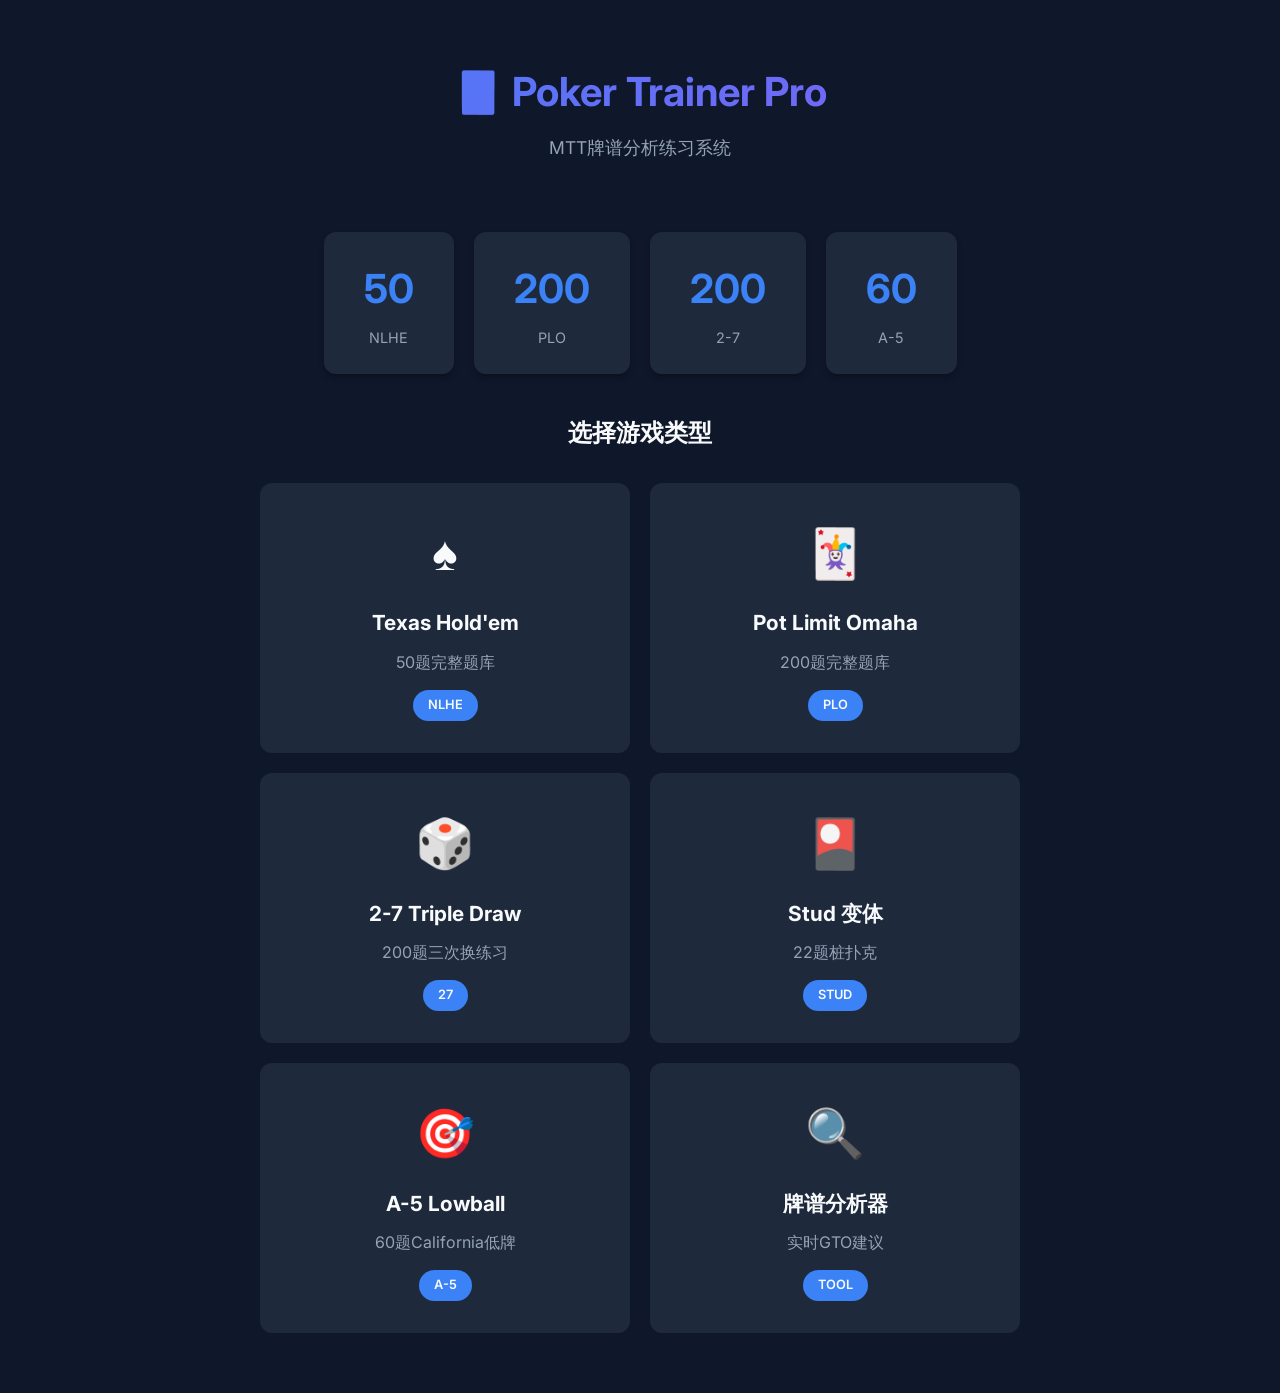
<file: index.html>
<!DOCTYPE html>
<html lang="zh-CN">
<head>
    <meta charset="UTF-8">
    <meta name="viewport" content="width=device-width, initial-scale=1.0">
    <title>Poker Trainer Pro - MTT练习系统</title>
    <link rel="stylesheet" href="styles.css">
    <link href="https://fonts.googleapis.com/css2?family=Inter:wght@400;500;600;700&display=swap" rel="stylesheet">
</head>
<body>
    <div id="app">
        <!-- 首页 -->
        <div id="home-page" class="page active">
            <header class="header">
                <h1>🃏 Poker Trainer Pro</h1>
                <p class="subtitle">MTT牌谱分析练习系统</p>
            </header>
            
            <div class="stats-overview">
                <div class="stat-card">
                    <div class="stat-number">50</div>
                    <div class="stat-label">NLHE</div>
                </div>
                <div class="stat-card">
                    <div class="stat-number">200</div>
                    <div class="stat-label">PLO</div>
                </div>
                <div class="stat-card">
                    <div class="stat-number">200</div>
                    <div class="stat-label">2-7</div>
                </div>
                <div class="stat-card">
                    <div class="stat-number">60</div>
                    <div class="stat-label">A-5</div>
                </div>
            </div>

            <div class="game-selection">
                <h2>选择游戏类型</h2>
                <div class="game-cards">
                    <div class="game-card" onclick="app.selectGame('nlhe')">
                        <div class="game-icon">♠️</div>
                        <h3>Texas Hold'em</h3>
                        <p>50题完整题库</p>
                        <span class="badge">NLHE</span>
                    </div>
                    <div class="game-card" onclick="app.selectGame('plo')">
                        <div class="game-icon">🃏</div>
                        <h3>Pot Limit Omaha</h3>
                        <p>200题完整题库</p>
                        <span class="badge">PLO</span>
                    </div>
                    <div class="game-card" onclick="app.selectGame('27')">
                        <div class="game-icon">🎲</div>
                        <h3>2-7 Triple Draw</h3>
                        <p>200题三次换练习</p>
                        <span class="badge">27</span>
                    </div>
                    <div class="game-card" onclick="app.selectGame('stud')">
                        <div class="game-icon">🎴</div>
                        <h3>Stud 变体</h3>
                        <p>22题桩扑克</p>
                        <span class="badge">STUD</span>
                    </div>
                    <div class="game-card" onclick="app.selectGame('a5')">
                        <div class="game-icon">🎯</div>
                        <h3>A-5 Lowball</h3>
                        <p>60题California低牌</p>
                        <span class="badge">A-5</span>
                    </div>
                    <div class="game-card" onclick="window.location.href='analyzer.html'">
                        <div class="game-icon">🔍</div>
                        <h3>牌谱分析器</h3>
                        <p>实时GTO建议</p>
                        <span class="badge">TOOL</span>
                    </div>
                </div>
            </div>
        </div>

        <!-- 分类选择页 -->
        <div id="category-page" class="page">
            <header class="header">
                <button class="btn-back" onclick="app.goHome()">← 返回</button>
                <h1 id="category-title">选择分类</h1>
            </header>
            
            <div class="mode-selection">
                <h3>练习模式</h3>
                <div class="mode-buttons">
                    <button class="mode-btn" onclick="app.startQuiz(10)">🎲 快速 (10题)</button>
                    <button class="mode-btn" onclick="app.startQuiz(25)">📖 标准 (25题)</button>
                    <button class="mode-btn" onclick="app.startQuiz(null)">🏆 完整 (全部)</button>
                </div>
            </div>

            <div class="categories" id="categories-list">
                <!-- 动态生成分类 -->
            </div>
        </div>

        <!-- 练习页面 -->
        <div id="quiz-page" class="page">
            <header class="header quiz-header">
                <button class="btn-back" onclick="app.quitQuiz()">✕ 退出</button>
                <div class="progress-bar">
                    <div class="progress-fill" id="progress-fill"></div>
                </div>
                <div class="quiz-stats">
                    <span id="current-question">1</span> / <span id="total-questions">10</span>
                </div>
            </header>

            <div class="quiz-container">
                <div class="scenario-card" id="scenario-card">
                    <!-- 动态生成题目 -->
                </div>

                <div class="options-container" id="options-container">
                    <!-- 动态生成选项 -->
                </div>

                <div class="feedback-card hidden" id="feedback-card">
                    <div class="feedback-icon" id="feedback-icon"></div>
                    <div class="feedback-content">
                        <h3 id="feedback-title"></h3>
                        <p id="feedback-text"></p>
                        <div class="key-concept" id="key-concept"></div>
                    </div>
                    <button class="btn-next" id="btn-next" onclick="app.nextQuestion()">下一题 →</button>
                </div>
            </div>
        </div>

        <!-- 结果页面 -->
        <div id="result-page" class="page">
            <div class="result-container">
                <div class="result-emoji" id="result-emoji">🏆</div>
                <h1>练习完成!</h1>
                <div class="result-score">
                    <div class="score-circle">
                        <span id="score-percent">0%</span>
                    </div>
                    <p class="score-text">
                        <span id="score-correct">0</span> / <span id="score-total">0</span> 正确
                    </p>
                </div>
                <div class="result-message" id="result-message"></div>
                <div class="result-actions">
                    <button class="btn-primary" onclick="app.restartQuiz()">🔄 再练一次</button>
                    <button class="btn-secondary" onclick="app.goHome()">🏠 返回首页</button>
                </div>
            </div>
        </div>
    </div>

    <script src="nlhe_data.js?v=2"></script>
    <script src="plo_data.js?v=2"></script>
    <script src="data_27.js?v=2"></script>
    <script src="stud_data.js?v=1"></script>
    <script src="a5_data.js?v=1"></script>
    <script src="app.js?v=4"></script>
</body>
</html>
</file>
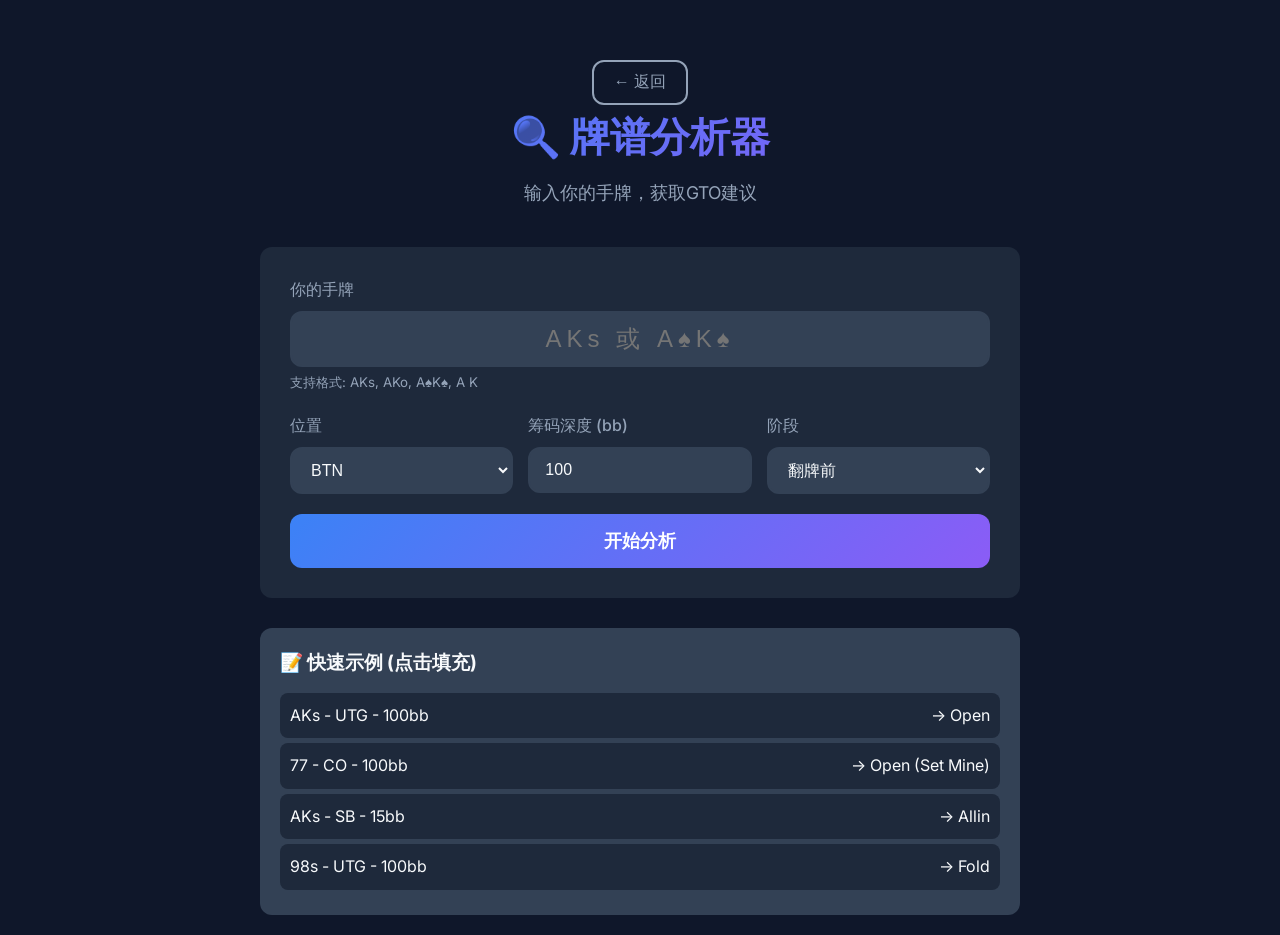
<file: analyzer.html>
<!DOCTYPE html>
<html lang="zh-CN">
<head>
    <meta charset="UTF-8">
    <meta name="viewport" content="width=device-width, initial-scale=1.0">
    <title>牌谱分析器 - Poker Trainer Pro</title>
    <link rel="stylesheet" href="styles.css">
    <link href="https://fonts.googleapis.com/css2?family=Inter:wght@400;500;600;700&display=swap" rel="stylesheet">
    <style>
        .analyzer-container {
            max-width: 800px;
            margin: 0 auto;
            padding: 20px;
        }
        
        .analyzer-form {
            background: var(--bg-secondary);
            border-radius: var(--border-radius);
            padding: 30px;
            margin-bottom: 20px;
        }
        
        .form-group {
            margin-bottom: 20px;
        }
        
        .form-group label {
            display: block;
            margin-bottom: 8px;
            color: var(--text-secondary);
            font-weight: 500;
        }
        
        .form-row {
            display: grid;
            grid-template-columns: repeat(auto-fit, minmax(150px, 1fr));
            gap: 15px;
        }
        
        input, select {
            width: 100%;
            padding: 12px 15px;
            background: var(--bg-card);
            border: 2px solid var(--bg-card);
            border-radius: var(--border-radius);
            color: var(--text-primary);
            font-size: 1rem;
            transition: border-color 0.3s ease;
        }
        
        input:focus, select:focus {
            outline: none;
            border-color: var(--accent-primary);
        }
        
        .hand-input {
            font-size: 1.5rem;
            text-align: center;
            letter-spacing: 5px;
        }
        
        .analyze-btn {
            width: 100%;
            padding: 15px;
            background: linear-gradient(135deg, var(--accent-primary), var(--accent-secondary));
            border: none;
            border-radius: var(--border-radius);
            color: white;
            font-size: 1.1rem;
            font-weight: 600;
            cursor: pointer;
            transition: transform 0.3s ease;
        }
        
        .analyze-btn:hover {
            transform: scale(1.02);
        }
        
        .result-card {
            background: var(--bg-secondary);
            border-radius: var(--border-radius);
            padding: 30px;
            display: none;
        }
        
        .result-card.show {
            display: block;
            animation: fadeIn 0.5s ease;
        }
        
        .recommendation {
            text-align: center;
            padding: 30px;
            background: var(--bg-card);
            border-radius: var(--border-radius);
            margin-bottom: 25px;
        }
        
        .recommendation-action {
            font-size: 2.5rem;
            font-weight: 700;
            margin-bottom: 10px;
        }
        
        .recommendation-action.allin {
            color: var(--error);
        }
        
        .recommendation-action.open {
            color: var(--success);
        }
        
        .recommendation-action.fold {
            color: var(--text-secondary);
        }
        
        .recommendation-action.call {
            color: var(--warning);
        }
        
        .hand-strength-meter {
            margin: 25px 0;
        }
        
        .strength-bar {
            height: 30px;
            background: var(--bg-card);
            border-radius: 15px;
            overflow: hidden;
        }
        
        .strength-fill {
            height: 100%;
            border-radius: 15px;
            transition: width 0.5s ease;
            display: flex;
            align-items: center;
            justify-content: center;
            font-weight: 600;
            font-size: 0.9rem;
        }
        
        .strength-fill.weak { background: #ef4444; }
        .strength-fill.medium { background: #f59e0b; }
        .strength-fill.strong { background: #22c55e; }
        .strength-fill.premium { background: linear-gradient(90deg, #3b82f6, #8b5cf6); }
        
        .analysis-details {
            display: grid;
            gap: 15px;
        }
        
        .detail-item {
            background: var(--bg-card);
            padding: 20px;
            border-radius: var(--border-radius);
            border-left: 4px solid var(--accent-primary);
        }
        
        .detail-label {
            color: var(--text-secondary);
            font-size: 0.9rem;
            margin-bottom: 5px;
        }
        
        .detail-value {
            font-size: 1.1rem;
            font-weight: 600;
        }
        
        .examples {
            margin-top: 30px;
            padding: 20px;
            background: var(--bg-card);
            border-radius: var(--border-radius);
        }
        
        .examples h3 {
            margin-bottom: 15px;
        }
        
        .example-item {
            display: flex;
            justify-content: space-between;
            align-items: center;
            padding: 10px;
            margin: 5px 0;
            background: var(--bg-secondary);
            border-radius: 8px;
            cursor: pointer;
            transition: background 0.3s ease;
        }
        
        .example-item:hover {
            background: var(--accent-primary);
        }
        
        @media (max-width: 600px) {
            .analyzer-container {
                padding: 10px;
            }
            
            .analyzer-form {
                padding: 20px;
            }
            
            .recommendation-action {
                font-size: 1.8rem;
            }
        }
    </style>
</head>
<body>
    <div class="analyzer-container">
        <header class="header">
            <button class="btn-back" onclick="window.location.href='index.html'">← 返回</button>
            <h1>🔍 牌谱分析器</h1>
            <p class="subtitle">输入你的手牌，获取GTO建议</p>
        </header>

        <div class="analyzer-form">
            <div class="form-group">
                <label>你的手牌</label>
                <input type="text" id="hand" class="hand-input" placeholder="AKs 或 A♠K♠" maxlength="10">
                <small style="color: var(--text-secondary); display: block; margin-top: 5px;">支持格式: AKs, AKo, A♠K♠, A K</small>
            </div>

            <div class="form-row">
                <div class="form-group">
                    <label>位置</label>
                    <select id="position">
                        <option value="UTG">UTG</option>
                        <option value="UTG+1">UTG+1</option>
                        <option value="MP">MP</option>
                        <option value="HJ">HJ</option>
                        <option value="CO">CO</option>
                        <option value="BTN" selected>BTN</option>
                        <option value="SB">SB</option>
                        <option value="BB">BB</option>
                    </select>
                </div>

                <div class="form-group">
                    <label>筹码深度 (bb)</label>
                    <input type="number" id="stack" value="100" min="1" max="500">
                </div>

                <div class="form-group">
                    <label>阶段</label>
                    <select id="stage">
                        <option value="preflop" selected>翻牌前</option>
                        <option value="flop">翻牌</option>
                        <option value="turn">转牌</option>
                        <option value="river">河牌</option>
                    </select>
                </div>
            </div>

            <div class="form-group" id="board-group" style="display: none;">
                <label>公共牌</label>
                <input type="text" id="board" class="hand-input" placeholder="Q♠ J♠ T♦" maxlength="15">
                <small style="color: var(--text-secondary); display: block; margin-top: 5px;">输入翻牌/转牌/河牌</small>
            </div>

            <button class="analyze-btn" onclick="analyzeHand()">开始分析</button>
        </div>

        <div class="result-card" id="result">
            <div class="recommendation">
                <div class="recommendation-action" id="recommendation-action">Open 2.5x</div>
                <p id="recommendation-text">AKs是顶级牌，任何位置都open</p>
            </div>

            <div class="hand-strength-meter">
                <label style="display: block; margin-bottom: 10px; color: var(--text-secondary);">手牌强度</label>
                <div class="strength-bar">
                    <div class="strength-fill" id="strength-fill" style="width: 0%;">0%</div>
                </div>
            </div>

            <div class="analysis-details">
                <div class="detail-item">
                    <div class="detail-label">手牌类型</div>
                    <div class="detail-value" id="hand-category">Premium Suited</div>
                </div>

                <div class="detail-item">
                    <div class="detail-label">GTO建议</div>
                    <div class="detail-value" id="gto-advice">Open 2.5x</div>
                </div>

                <div class="detail-item">
                    <div class="detail-label">Equity估算</div>
                    <div class="detail-value" id="equity">~65% vs随机手牌</div>
                </div>
            </div>
        </div>

        <div class="examples">
            <h3>📝 快速示例 (点击填充)</h3>
            <div class="example-item" onclick="fillExample('AKs', 'UTG', 100, 'preflop')">
                <span>AKs - UTG - 100bb</span>
                <span>→ Open</span>
            </div>
            <div class="example-item" onclick="fillExample('77', 'CO', 100, 'preflop')">
                <span>77 - CO - 100bb</span>
                <span>→ Open (Set Mine)</span>
            </div>
            <div class="example-item" onclick="fillExample('AKs', 'SB', 15, 'preflop')">
                <span>AKs - SB - 15bb</span>
                <span>→ Allin</span>
            </div>
            <div class="example-item" onclick="fillExample('98s', 'UTG', 100, 'preflop')">
                <span>98s - UTG - 100bb</span>
                <span>→ Fold</span>
            </div>
        </div>
    </div>

    <script src="analyzer.js"></script>
    <script>
        // 监听阶段变化
        document.getElementById('stage').addEventListener('change', function() {
            const boardGroup = document.getElementById('board-group');
            if (this.value !== 'preflop') {
                boardGroup.style.display = 'block';
            } else {
                boardGroup.style.display = 'none';
            }
        });

        // 填充示例
        function fillExample(hand, position, stack, stage) {
            document.getElementById('hand').value = hand;
            document.getElementById('position').value = position;
            document.getElementById('stack').value = stack;
            document.getElementById('stage').value = stage;
            
            // 触发阶段变化事件
            document.getElementById('stage').dispatchEvent(new Event('change'));
            
            analyzeHand();
        }

        // 分析手牌
        function analyzeHand() {
            const hand = document.getElementById('hand').value;
            const position = document.getElementById('position').value;
            const stack = parseInt(document.getElementById('stack').value);
            const stage = document.getElementById('stage').value;
            const board = document.getElementById('board').value;
            
            if (!hand) {
                alert('请输入手牌');
                return;
            }
            
            const result = document.getElementById('result');
            result.classList.add('show');
            
            let analysis;
            if (stage === 'preflop') {
                analysis = HandAnalyzer.evaluateHand(hand, position, stack, stage);
            } else {
                analysis = HandAnalyzer.analyzePostflop(hand, board, position, 0, stack, '');
            }
            
            if (!analysis) {
                alert('无法解析手牌，请检查格式');
                result.classList.remove('show');
                return;
            }
            
            // 显示结果
            const actionEl = document.getElementById('recommendation-action');
            actionEl.textContent = analysis.recommendation || analysis.action || 'Check';
            actionEl.className = 'recommendation-action';
            
            if (actionEl.textContent.includes('Allin')) {
                actionEl.classList.add('allin');
            } else if (actionEl.textContent.includes('Open') || actionEl.textContent.includes('Bet')) {
                actionEl.classList.add('open');
            } else if (actionEl.textContent.includes('Fold')) {
                actionEl.classList.add('fold');
            } else {
                actionEl.classList.add('call');
            }
            
            document.getElementById('recommendation-text').textContent = analysis.explanation;
            document.getElementById('hand-category').textContent = analysis.category || analysis.madeHand || 'Unknown';
            document.getElementById('gto-advice').textContent = analysis.gtoAction || analysis.recommendation || 'Check';
            
            // Equity
            const equity = HandAnalyzer.calculateEquity(hand, board, 1);
            document.getElementById('equity').textContent = equity ? `~${equity}% vs随机手牌` : 'N/A';
            
            // 手牌强度条
            const strengthFill = document.getElementById('strength-fill');
            const strength = analysis.handStrength || 50;
            strengthFill.style.width = strength + '%';
            strengthFill.textContent = strength + '%';
            
            strengthFill.className = 'strength-fill';
            if (strength >= 85) {
                strengthFill.classList.add('premium');
            } else if (strength >= 65) {
                strengthFill.classList.add('strong');
            } else if (strength >= 45) {
                strengthFill.classList.add('medium');
            } else {
                strengthFill.classList.add('weak');
            }
            
            // 滚动到结果
            result.scrollIntoView({ behavior: 'smooth' });
        }
    </script>
</body>
</html>
</file>
<file: styles.css>
:root {
    --bg-primary: #0f172a;
    --bg-secondary: #1e293b;
    --bg-card: #334155;
    --text-primary: #f8fafc;
    --text-secondary: #94a3b8;
    --accent-primary: #3b82f6;
    --accent-secondary: #8b5cf6;
    --success: #22c55e;
    --error: #ef4444;
    --warning: #f59e0b;
    --border-radius: 12px;
    --shadow: 0 4px 6px -1px rgba(0, 0, 0, 0.3);
}

* {
    margin: 0;
    padding: 0;
    box-sizing: border-box;
}

body {
    font-family: 'Inter', -apple-system, BlinkMacSystemFont, sans-serif;
    background: var(--bg-primary);
    color: var(--text-primary);
    min-height: 100vh;
    line-height: 1.6;
}

.page {
    display: none;
    min-height: 100vh;
    padding: 20px;
}

.page.active {
    display: block;
}

/* Header */
.header {
    text-align: center;
    padding: 40px 20px;
}

.header h1 {
    font-size: 2.5rem;
    font-weight: 700;
    background: linear-gradient(135deg, var(--accent-primary), var(--accent-secondary));
    -webkit-background-clip: text;
    -webkit-text-fill-color: transparent;
    margin-bottom: 10px;
}

.subtitle {
    color: var(--text-secondary);
    font-size: 1.1rem;
}

/* Stats Overview */
.stats-overview {
    display: flex;
    justify-content: center;
    gap: 20px;
    margin: 30px 0;
    flex-wrap: wrap;
}

.stat-card {
    background: var(--bg-secondary);
    border-radius: var(--border-radius);
    padding: 25px 40px;
    text-align: center;
    min-width: 120px;
    box-shadow: var(--shadow);
}

.stat-number {
    font-size: 2.5rem;
    font-weight: 700;
    color: var(--accent-primary);
}

.stat-label {
    color: var(--text-secondary);
    font-size: 0.9rem;
    margin-top: 5px;
}

/* Game Selection */
.game-selection {
    max-width: 800px;
    margin: 40px auto;
    padding: 0 20px;
}

.game-selection h2 {
    text-align: center;
    margin-bottom: 30px;
    font-size: 1.5rem;
}

.game-cards {
    display: grid;
    grid-template-columns: repeat(auto-fit, minmax(280px, 1fr));
    gap: 20px;
}

.game-card {
    background: var(--bg-secondary);
    border-radius: var(--border-radius);
    padding: 30px;
    text-align: center;
    cursor: pointer;
    transition: all 0.3s ease;
    border: 2px solid transparent;
}

.game-card:hover {
    transform: translateY(-5px);
    border-color: var(--accent-primary);
    box-shadow: 0 10px 30px rgba(59, 130, 246, 0.3);
}

.game-icon {
    font-size: 3rem;
    margin-bottom: 15px;
}

.game-card h3 {
    font-size: 1.3rem;
    margin-bottom: 10px;
}

.game-card p {
    color: var(--text-secondary);
    margin-bottom: 15px;
}

.badge {
    display: inline-block;
    background: var(--accent-primary);
    padding: 5px 15px;
    border-radius: 20px;
    font-size: 0.8rem;
    font-weight: 600;
}

/* Category Page */
.btn-back {
    background: transparent;
    border: 2px solid var(--text-secondary);
    color: var(--text-secondary);
    padding: 10px 20px;
    border-radius: var(--border-radius);
    cursor: pointer;
    font-size: 1rem;
    transition: all 0.3s ease;
}

.btn-back:hover {
    border-color: var(--text-primary);
    color: var(--text-primary);
}

.mode-selection {
    max-width: 600px;
    margin: 30px auto;
    text-align: center;
}

.mode-selection h3 {
    margin-bottom: 20px;
    color: var(--text-secondary);
}

.mode-buttons {
    display: flex;
    gap: 15px;
    justify-content: center;
    flex-wrap: wrap;
}

.mode-btn {
    background: var(--bg-card);
    border: none;
    color: var(--text-primary);
    padding: 15px 25px;
    border-radius: var(--border-radius);
    cursor: pointer;
    font-size: 1rem;
    transition: all 0.3s ease;
}

.mode-btn:hover {
    background: var(--accent-primary);
    transform: scale(1.05);
}

/* Categories */
.categories {
    max-width: 800px;
    margin: 40px auto;
    display: grid;
    grid-template-columns: repeat(auto-fill, minmax(200px, 1fr));
    gap: 15px;
    padding: 0 20px;
}

.category-card {
    background: var(--bg-secondary);
    border-radius: var(--border-radius);
    padding: 20px;
    cursor: pointer;
    transition: all 0.3s ease;
    border: 2px solid transparent;
}

.category-card:hover {
    border-color: var(--accent-primary);
}

.category-card.active {
    background: var(--accent-primary);
}

.category-name {
    font-weight: 600;
    margin-bottom: 5px;
}

.category-count {
    color: var(--text-secondary);
    font-size: 0.9rem;
}

/* Quiz Page */
.quiz-header {
    display: flex;
    align-items: center;
    gap: 20px;
    padding: 20px;
    position: sticky;
    top: 0;
    background: var(--bg-primary);
    z-index: 100;
}

.progress-bar {
    flex: 1;
    height: 8px;
    background: var(--bg-card);
    border-radius: 4px;
    overflow: hidden;
}

.progress-fill {
    height: 100%;
    background: linear-gradient(90deg, var(--accent-primary), var(--accent-secondary));
    width: 0%;
    transition: width 0.3s ease;
}

.quiz-stats {
    color: var(--text-secondary);
    font-weight: 600;
    min-width: 60px;
    text-align: right;
}

.quiz-container {
    max-width: 700px;
    margin: 0 auto;
    padding: 20px;
}

.scenario-card {
    background: var(--bg-secondary);
    border-radius: var(--border-radius);
    padding: 30px;
    margin-bottom: 20px;
}

.scenario-header {
    display: flex;
    gap: 10px;
    margin-bottom: 20px;
    flex-wrap: wrap;
}

.tag {
    background: var(--bg-card);
    padding: 5px 12px;
    border-radius: 20px;
    font-size: 0.85rem;
    color: var(--text-secondary);
}

.tag.category {
    background: var(--accent-primary);
    color: white;
}

.hand-display {
    text-align: center;
    padding: 30px;
    background: var(--bg-card);
    border-radius: var(--border-radius);
    margin: 20px 0;
}

.hand-cards {
    font-size: 3rem;
    margin-bottom: 10px;
    letter-spacing: 5px;
}

.hand-name {
    color: var(--text-secondary);
    font-size: 1.1rem;
}

.scenario-details {
    margin: 20px 0;
}

.detail-row {
    display: flex;
    justify-content: space-between;
    padding: 10px 0;
    border-bottom: 1px solid var(--bg-card);
}

.detail-row:last-child {
    border-bottom: none;
}

.detail-label {
    color: var(--text-secondary);
}

.detail-value {
    font-weight: 600;
}

.board-display {
    background: linear-gradient(135deg, #166534, #15803d);
    padding: 20px;
    border-radius: var(--border-radius);
    text-align: center;
    margin: 20px 0;
}

.board-cards {
    font-size: 2.5rem;
    letter-spacing: 8px;
}

.question-text {
    font-size: 1.2rem;
    font-weight: 600;
    margin: 25px 0;
    text-align: center;
}

/* Options */
.options-container {
    display: flex;
    flex-direction: column;
    gap: 12px;
}

.option-btn {
    background: var(--bg-secondary);
    border: 2px solid var(--bg-card);
    color: var(--text-primary);
    padding: 18px 25px;
    border-radius: var(--border-radius);
    cursor: pointer;
    font-size: 1.1rem;
    text-align: left;
    transition: all 0.3s ease;
}

.option-btn:hover:not(.disabled) {
    border-color: var(--accent-primary);
    background: var(--bg-card);
}

.option-btn.correct {
    background: rgba(34, 197, 94, 0.2);
    border-color: var(--success);
}

.option-btn.wrong {
    background: rgba(239, 68, 68, 0.2);
    border-color: var(--error);
}

.option-btn.disabled {
    cursor: not-allowed;
    opacity: 0.7;
}

/* Feedback Card */
.feedback-card {
    background: var(--bg-secondary);
    border-radius: var(--border-radius);
    padding: 30px;
    margin-top: 20px;
    text-align: center;
}

.feedback-card.hidden {
    display: none;
}

.feedback-icon {
    font-size: 4rem;
    margin-bottom: 15px;
}

.feedback-icon.correct {
    color: var(--success);
}

.feedback-icon.wrong {
    color: var(--error);
}

.feedback-content h3 {
    font-size: 1.5rem;
    margin-bottom: 15px;
}

.feedback-content p {
    color: var(--text-secondary);
    margin-bottom: 20px;
    line-height: 1.8;
}

.key-concept {
    background: var(--bg-card);
    padding: 15px 20px;
    border-radius: var(--border-radius);
    border-left: 4px solid var(--accent-primary);
    text-align: left;
    margin: 20px 0;
}

.key-concept::before {
    content: "💡 ";
}

.btn-next {
    background: var(--accent-primary);
    border: none;
    color: white;
    padding: 15px 40px;
    border-radius: var(--border-radius);
    cursor: pointer;
    font-size: 1.1rem;
    font-weight: 600;
    margin-top: 20px;
    transition: all 0.3s ease;
}

.btn-next:hover {
    background: var(--accent-secondary);
    transform: scale(1.05);
}

/* Result Page */
.result-container {
    max-width: 500px;
    margin: 60px auto;
    text-align: center;
    padding: 40px 20px;
}

.result-emoji {
    font-size: 5rem;
    margin-bottom: 20px;
}

.result-container h1 {
    font-size: 2rem;
    margin-bottom: 30px;
}

.result-score {
    margin: 40px 0;
}

.score-circle {
    width: 150px;
    height: 150px;
    border-radius: 50%;
    background: linear-gradient(135deg, var(--accent-primary), var(--accent-secondary));
    display: flex;
    align-items: center;
    justify-content: center;
    margin: 0 auto 20px;
    font-size: 2.5rem;
    font-weight: 700;
}

.score-text {
    color: var(--text-secondary);
    font-size: 1.2rem;
}

.result-message {
    font-size: 1.1rem;
    margin: 30px 0;
    padding: 20px;
    background: var(--bg-secondary);
    border-radius: var(--border-radius);
}

.result-actions {
    display: flex;
    gap: 15px;
    justify-content: center;
    flex-wrap: wrap;
    margin-top: 30px;
}

.btn-primary {
    background: var(--accent-primary);
    border: none;
    color: white;
    padding: 15px 30px;
    border-radius: var(--border-radius);
    cursor: pointer;
    font-size: 1rem;
    font-weight: 600;
    transition: all 0.3s ease;
}

.btn-primary:hover {
    background: var(--accent-secondary);
}

.btn-secondary {
    background: var(--bg-card);
    border: none;
    color: var(--text-primary);
    padding: 15px 30px;
    border-radius: var(--border-radius);
    cursor: pointer;
    font-size: 1rem;
    font-weight: 600;
    transition: all 0.3s ease;
}

.btn-secondary:hover {
    background: var(--bg-secondary);
}

/* Responsive */
@media (max-width: 600px) {
    .header h1 {
        font-size: 1.8rem;
    }
    
    .stat-card {
        padding: 20px 30px;
    }
    
    .hand-cards {
        font-size: 2rem;
    }
    
    .board-cards {
        font-size: 1.8rem;
    }
    
    .mode-buttons {
        flex-direction: column;
    }
    
    .mode-btn {
        width: 100%;
    }
}

/* Animations */
@keyframes fadeIn {
    from { opacity: 0; transform: translateY(20px); }
    to { opacity: 1; transform: translateY(0); }
}

.page.active {
    animation: fadeIn 0.3s ease;
}

.option-btn {
    animation: fadeIn 0.2s ease backwards;
}

.option-btn:nth-child(1) { animation-delay: 0.05s; }
.option-btn:nth-child(2) { animation-delay: 0.1s; }
.option-btn:nth-child(3) { animation-delay: 0.15s; }
.option-btn:nth-child(4) { animation-delay: 0.2s; }
</file>
